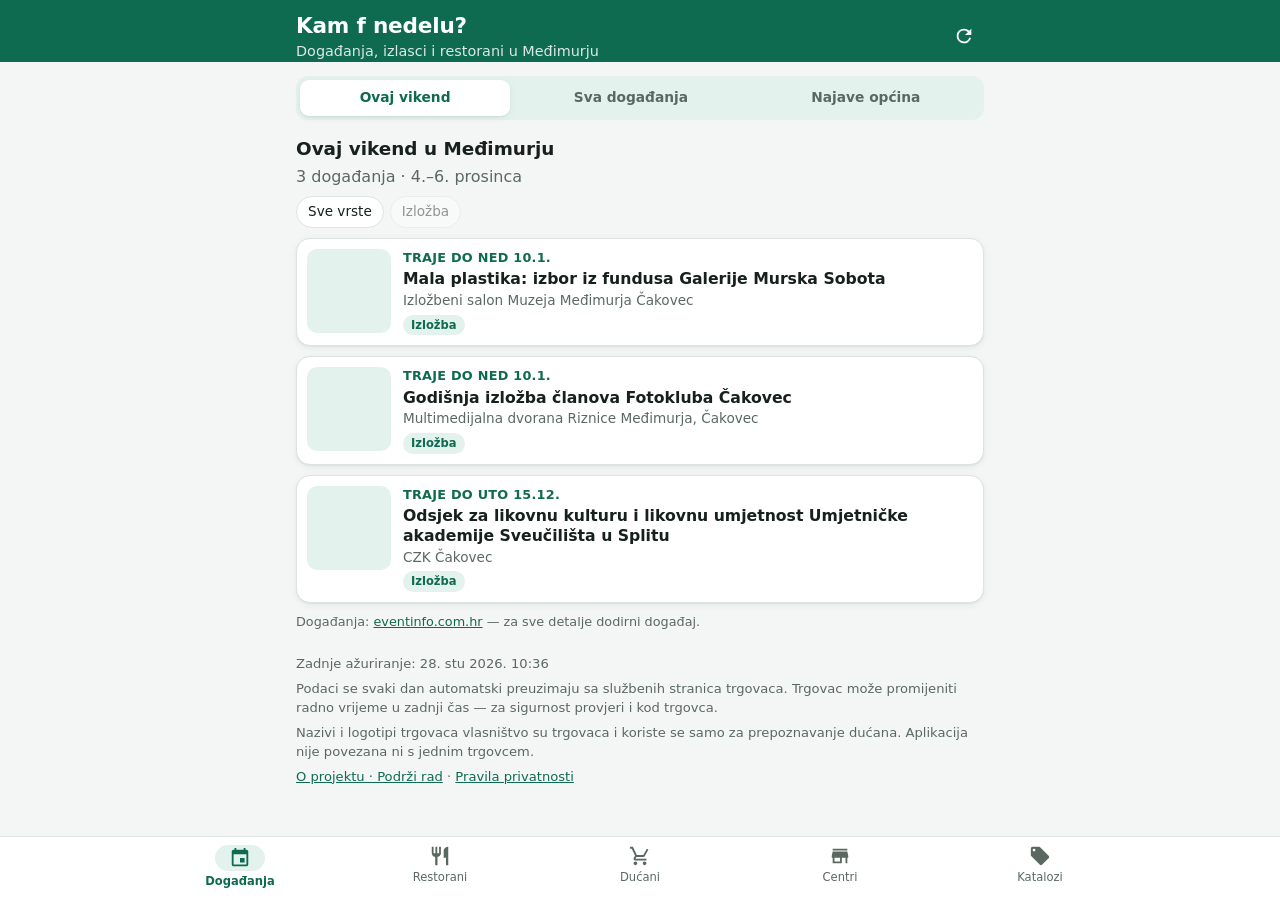
<file: docs/index.html>
<!doctype html>
<html lang="hr">
<head>
<meta charset="utf-8">
<meta name="viewport" content="width=device-width, initial-scale=1, viewport-fit=cover">
<title>Kam f nedelu?</title>
<meta name="description" content="Koji dućani i centri u Međimurju rade nedjeljom i što se događa — Trgovina Krk, NTL, Konzum, Lidl, Spar, Plodine, Stop Shop, Galerija Sjever…">
<meta name="theme-color" content="#0f6b4f">
<link rel="manifest" href="manifest.webmanifest">
<link rel="icon" href="ikone/ikona-192.png">
<link rel="apple-touch-icon" href="ikone/ikona-192.png">
<link rel="stylesheet" href="stil.css">
</head>
<body>
<header class="zaglavlje">
  <div class="zaglavlje__red">
    <div>
      <h1>Kam f nedelu?</h1>
      <p class="podnaslov">Događanja, izlasci i restorani u Međimurju</p>
    </div>
    <button id="osvjezi" class="ikonski" aria-label="Osvježi podatke" title="Osvježi">
      <svg viewBox="0 0 24 24" width="22" height="22" aria-hidden="true"><path fill="currentColor" d="M17.65 6.35A7.95 7.95 0 0 0 12 4a8 8 0 1 0 7.73 10h-2.08A6 6 0 1 1 12 6c1.66 0 3.14.69 4.22 1.78L13 11h7V4l-2.35 2.35z"/></svg>
    </button>
  </div>
  <nav id="nedjelje" class="nedjelje" aria-label="Odabir nedjelje"></nav>
</header>

<main>
  <div class="azuriranje" id="azuriranje" hidden>
    <span id="azuriranjeTekst">Dostupna je nova verzija aplikacije.</span>
    <a id="azuriranjeLink" target="_blank" rel="noopener">Preuzmi</a>
  </div>

  <div class="kartice" role="tablist" aria-label="Prikaz">
    <button role="tab" data-prikaz="sve">Sve</button>
    <button role="tab" data-prikaz="moji">★ Moji dućani <span class="broj" id="brojMoji"></span></button>
    <button role="tab" data-prikaz="mjesta">Moja mjesta <span class="broj" id="brojMjesta"></span></button>
  </div>

  <div class="obavijest-subota" id="obavijestSubota" hidden>
    <label class="prekidac">
      <input type="checkbox" id="obavijestPrekidac">
      <span>🔔 Obavijest subotom navečer</span>
    </label>
    <button type="button" class="gumb-tekst" id="probnaObavijest" hidden>Probaj</button>
    <p id="obavijestOpis"></p>
  </div>

  <section id="sazetak" class="sazetak" aria-live="polite"></section>

  <section class="filteri" aria-label="Filteri">
    <label class="polje polje--siroko" id="poljeMjesto">
      <span>Mjesto</span>
      <span class="unos">
        <input type="text" id="mjesto" placeholder="Upiši naselje (npr. Prelog)" autocomplete="off" autocorrect="off" spellcheck="false" enterkeyhint="search">
        <button type="button" id="ocistiMjesto" class="unos__ocisti" aria-label="Obriši mjesto" hidden>×</button>
      </span>
    </label>
    <div id="prijedlozi" class="prijedlozi" hidden></div>
    <div class="moja-mjesta" id="mojaMjesta" hidden>
      <span id="mojaMjestaPopis"></span>
      <button class="gumb-tekst" id="urediMjesta">Uredi</button>
    </div>
    <div id="lanci" class="cipovi" role="group" aria-label="Lanci"></div>
    <label class="prekidac">
      <input type="checkbox" id="samoOtvoreni" checked>
      <span>Samo otvoreni</span>
    </label>
    <button type="button" id="blizuMene" class="cip cip--blizu" aria-pressed="false">
      <svg viewBox="0 0 24 24" width="16" height="16" aria-hidden="true"><path fill="currentColor" d="M12 8a4 4 0 1 0 0 8 4 4 0 0 0 0-8zm8.94 3A8.99 8.99 0 0 0 13 3.06V1h-2v2.06A8.99 8.99 0 0 0 3.06 11H1v2h2.06A8.99 8.99 0 0 0 11 20.94V23h2v-2.06A8.99 8.99 0 0 0 20.94 13H23v-2h-2.06zM12 19a7 7 0 1 1 0-14 7 7 0 0 1 0 14z"/></svg>
      Blizu mene
    </button>
  </section>

  <section id="popis" class="popis"></section>

  <section id="pogledCentri" class="pogled" hidden></section>
  <section id="pogledDogadaji" class="pogled" hidden>
    <div class="kartice" role="tablist" aria-label="Razdoblje">
      <button role="tab" data-razdoblje="vikend">Ovaj vikend</button>
      <button role="tab" data-razdoblje="sve">Sva događanja</button>
      <button role="tab" data-razdoblje="najave">Najave općina</button>
    </div>
    <div id="dogadajiSazetak" class="sazetak"></div>
    <div id="dogadajiKategorije" class="cipovi"></div>
    <div id="dogadajiPopis"></div>
    <p class="izvor-dogadanja">Događanja: <a href="https://eventinfo.com.hr/" target="_blank" rel="noopener">eventinfo.com.hr</a> — za sve detalje dodirni događaj.</p>
  </section>

  <section id="pogledRestorani" class="pogled" hidden>
    <div class="kartice" role="tablist" aria-label="Što tražiš">
      <button role="tab" data-rnacin="nedjelja">Restorani</button>
      <button role="tab" data-rnacin="gablec">Gableci</button>
    </div>
    <div id="restoraniSazetak" class="sazetak"></div>
    <section class="filteri">
      <label class="polje polje--siroko">
        <span class="unos">
          <input type="text" id="traziRestoran" placeholder="Traži restoran ili mjesto…" autocomplete="off" autocorrect="off" spellcheck="false" enterkeyhint="search">
          <button type="button" id="ocistiRestoran" class="unos__ocisti" aria-label="Obriši pretragu" hidden>×</button>
        </span>
      </label>
      <label class="prekidac">
        <input type="checkbox" id="samoNedjeljom" checked>
        <span>Samo koji rade</span>
      </label>
      <button type="button" id="restoraniBlizu" class="cip cip--blizu" aria-pressed="false">
        <svg viewBox="0 0 24 24" width="16" height="16" aria-hidden="true"><path fill="currentColor" d="M12 8a4 4 0 1 0 0 8 4 4 0 0 0 0-8zm8.94 3A8.99 8.99 0 0 0 13 3.06V1h-2v2.06A8.99 8.99 0 0 0 3.06 11H1v2h2.06A8.99 8.99 0 0 0 11 20.94V23h2v-2.06A8.99 8.99 0 0 0 20.94 13H23v-2h-2.06zM12 19a7 7 0 1 1 0-14 7 7 0 0 1 0 14z"/></svg>
        Blizu mene
      </button>
    </section>
    <div id="restoraniPopis"></div>
    <p class="izvor-dogadanja">Podaci o restoranima: © <a href="https://www.openstreetmap.org/copyright" target="_blank" rel="noopener">OpenStreetMap</a> suradnici. Fali restoran ili je krivo vrijeme? Svatko ga može dodati ili ispraviti na openstreetmap.org.</p>
  </section>

  <section id="pogledKatalozi" class="pogled" hidden>
    <div class="sazetak">
      <h2>Katalozi i akcije</h2>
      <p>Aktualni letci i akcije trgovaca — otvaraju se na njihovim službenim stranicama.</p>
    </div>
    <div id="katalozi" class="katalozi"></div>
  </section>
</main>

<nav class="kategorije" aria-label="Kategorije">
  <button data-kategorija="dogadaji" aria-current="page">
    <svg viewBox="0 0 24 24" width="22" height="22" aria-hidden="true"><path fill="currentColor" d="M17 12h-5v5h5v-5zM16 1v2H8V1H6v2H5c-1.11 0-2 .9-2 2v14c0 1.1.89 2 2 2h14c1.1 0 2-.9 2-2V5c0-1.1-.9-2-2-2h-1V1h-2zm3 18H5V8h14v11z"/></svg>
    <span>Događanja</span>
  </button>
  <button data-kategorija="restorani">
    <svg viewBox="0 0 24 24" width="22" height="22" aria-hidden="true"><path fill="currentColor" d="M11 9H9V2H7v7H5V2H3v7c0 2.12 1.66 3.84 3.75 3.97V22h2.5v-9.03C11.34 12.84 13 11.12 13 9V2h-2v7zm5-3v8h2.5v8H21V2c-2.76 0-5 2.24-5 4z"/></svg>
    <span>Restorani</span>
  </button>
  <button data-kategorija="ducani">
    <svg viewBox="0 0 24 24" width="22" height="22" aria-hidden="true"><path fill="currentColor" d="M7 18c-1.1 0-2 .9-2 2s.9 2 2 2 2-.9 2-2-.9-2-2-2zm10 0c-1.1 0-2 .9-2 2s.9 2 2 2 2-.9 2-2-.9-2-2-2zM7.2 14.6 7.2 14.5 8.1 13h7.5c.8 0 1.4-.4 1.7-1l3.9-7-1.7-1-3.9 7H8.5L4.3 2H1v2h2l3.6 7.6-1.4 2.4C5.1 14.3 5 14.7 5 15c0 1.1.9 2 2 2h12v-2H7.4c-.1 0-.2-.1-.2-.4z"/></svg>
    <span>Dućani</span>
  </button>
  <button data-kategorija="centri">
    <svg viewBox="0 0 24 24" width="22" height="22" aria-hidden="true"><path fill="currentColor" d="M20 4H4v2h16V4zm1 10v-2l-1-5H4l-1 5v2h1v6h10v-6h4v6h2v-6h1zm-9 4H6v-4h6v4z"/></svg>
    <span>Centri</span>
  </button>
  <button data-kategorija="katalozi">
    <svg viewBox="0 0 24 24" width="22" height="22" aria-hidden="true"><path fill="currentColor" d="M21.4 11.6 12.4 2.6C12 2.2 11.5 2 11 2H4c-1.1 0-2 .9-2 2v7c0 .6.2 1.1.6 1.4l9 9c.4.4.9.6 1.4.6s1-.2 1.4-.6l7-7c.4-.4.6-.9.6-1.4s-.2-1-.6-1.4zM5.5 7C4.7 7 4 6.3 4 5.5S4.7 4 5.5 4 7 4.7 7 5.5 6.3 7 5.5 7z"/></svg>
    <span>Katalozi</span>
  </button>
</nav>

<footer class="podnozje">
  <p id="azurirano"></p>
  <p>Podaci se svaki dan automatski preuzimaju sa službenih stranica trgovaca. Trgovac može promijeniti radno vrijeme u zadnji čas — za sigurnost provjeri i kod trgovca.</p>
  <p>Nazivi i logotipi trgovaca vlasništvo su trgovaca i koriste se samo za prepoznavanje dućana. Aplikacija nije povezana ni s jednim trgovcem.</p>
  <p><a href="https://dinowuk.github.io/radne-nedjelje-medjimurje/podrzi.html">O projektu · Podrži rad</a> · <a href="privatnost.html">Pravila privatnosti</a></p>
  <p id="verzijaAplikacije"></p>
</footer>

<dialog id="dijalogMjesta" aria-labelledby="naslovMjesta">
  <form method="dialog" class="dijalog">
    <h2 id="naslovMjesta">Moja mjesta</h2>
    <p class="dijalog__opis">Označi mjesta u kojima kupuješ.</p>
    <input type="search" id="traziMjesto" placeholder="Traži mjesto…" autocomplete="off">
    <div id="popisMjesta" class="popis-mjesta"></div>
    <div class="dijalog__gumbi">
      <button value="ocisti" class="gumb-tekst" id="ocistiMjesta">Očisti sve</button>
      <button value="gotovo" class="gumb-glavni">Gotovo</button>
    </div>
  </form>
</dialog>

<div id="poruka" class="poruka" role="status" aria-live="polite"></div>

<template id="t-trgovina">
  <article class="trgovina">
    <div class="trgovina__lanac"></div>
    <div class="trgovina__tijelo">
      <h3 class="trgovina__naziv"></h3>
      <p class="trgovina__adresa"></p>
    </div>
    <div class="trgovina__desno">
      <span class="trgovina__vrijeme"></span>
      <div class="trgovina__gumbi">
        <button class="ikonski zvjezdica" aria-label="Dodaj u moje dućane">
          <svg viewBox="0 0 24 24" width="20" height="20" aria-hidden="true"><path fill="currentColor" d="M12 17.27 18.18 21l-1.64-7.03L22 9.24l-7.19-.61L12 2 9.19 8.63 2 9.24l5.46 4.73L5.82 21z"/></svg>
        </button>
        <a class="ikonski karta" target="_blank" rel="noopener" aria-label="Otvori na karti">
          <svg viewBox="0 0 24 24" width="20" height="20" aria-hidden="true"><path fill="currentColor" d="M12 2a7 7 0 0 0-7 7c0 5.25 7 13 7 13s7-7.75 7-13a7 7 0 0 0-7-7zm0 9.5A2.5 2.5 0 1 1 12 6.5a2.5 2.5 0 0 1 0 5z"/></svg>
        </a>
      </div>
    </div>
    <div class="trgovina__detalji" hidden></div>
  </article>
</template>

<script src="app.js"></script>
</body>
</html>
</file>
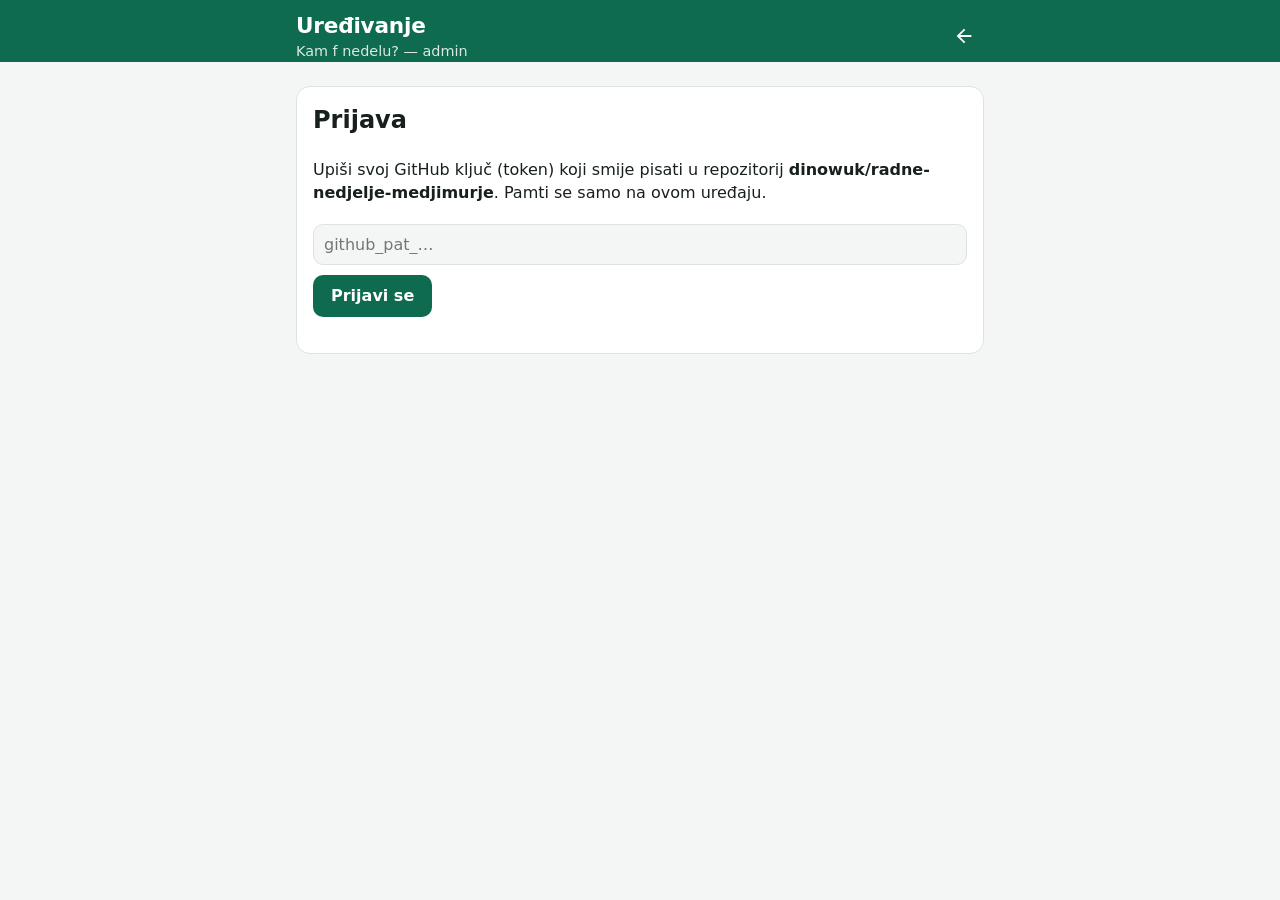
<file: docs/admin.html>
<!doctype html>
<html lang="hr">
<head>
<meta charset="utf-8">
<meta name="viewport" content="width=device-width, initial-scale=1">
<meta name="robots" content="noindex">
<title>Kam f nedelu? — uređivanje</title>
<link rel="stylesheet" href="stil.css">
<link rel="stylesheet" href="admin.css">
</head>
<body class="admin">
<header class="zaglavlje">
  <div class="zaglavlje__red">
    <div>
      <h1>Uređivanje</h1>
      <p class="podnaslov">Kam f nedelu? — admin</p>
    </div>
    <a class="ikonski" href="index.html" aria-label="Natrag u aplikaciju" title="Natrag">
      <svg viewBox="0 0 24 24" width="22" height="22" aria-hidden="true"><path fill="currentColor" d="M20 11H7.8l5.6-5.6L12 4l-8 8 8 8 1.4-1.4L7.8 13H20v-2z"/></svg>
    </a>
  </div>
</header>

<main>
  <!-- Prijava -->
  <section id="prijava" class="kartica-admin" hidden>
    <h2>Prijava</h2>
    <p>Upiši svoj GitHub ključ (token) koji smije pisati u repozitorij <b>dinowuk/radne-nedjelje-medjimurje</b>. Pamti se samo na ovom uređaju.</p>
    <input type="password" id="token" placeholder="github_pat_…" autocomplete="off">
    <button class="gumb-glavni" id="prijaviSe">Prijavi se</button>
    <p class="greska" id="greskaPrijave"></p>
  </section>

  <section id="radno" hidden>
    <div class="kartice" role="tablist">
      <button role="tab" data-tab="restorani" aria-selected="true">Restorani</button>
      <button role="tab" data-tab="dogadaji">Događanja</button>
    </div>

    <!-- Restorani -->
    <div id="tabRestorani">
      <div class="admin-traka">
        <input type="text" id="traziR" placeholder="Traži restoran ili mjesto…">
        <button class="gumb-tekst" id="noviRestoran">+ Novi restoran</button>
      </div>
      <div id="popisR"></div>
    </div>

    <!-- Događanja -->
    <div id="tabDogadaji" hidden>
      <div class="admin-traka">
        <input type="text" id="traziD" placeholder="Traži događanje…">
        <button class="gumb-tekst" id="noviDogadaj">+ Novo događanje</button>
      </div>
      <div id="popisD"></div>
    </div>

    <p class="admin-napomena">Promjene su vidljive u aplikaciji za nekoliko minuta (GitHub osvježava podatke). <button class="gumb-tekst" id="odjava">Odjava</button></p>
  </section>
</main>

<!-- Uređivanje restorana -->
<dialog id="dlgR">
  <form method="dialog" class="dijalog admin-forma">
    <h2 id="dlgRNaslov">Restoran</h2>
    <label>Naziv <input id="rNaziv"></label>
    <div class="dva"><label>Mjesto <input id="rMjesto"></label><label>Adresa <input id="rAdresa"></label></div>
    <div class="dva"><label>Telefon <input id="rTel"></label><label>Web <input id="rWeb"></label></div>
    <label>Fotka</label>
    <div class="foto-polje">
      <img id="rFotoPrikaz" alt="">
      <div>
        <input type="file" id="rFotoDatoteka" accept="image/*">
        <input id="rFoto" placeholder="ili zalijepi link na fotku (https://…)">
        <button type="button" class="gumb-tekst" id="rFotoMakni">Makni fotku</button>
      </div>
    </div>
    <label>Opis <textarea id="rOpis" rows="3" maxlength="400"></textarea></label>
    <label>Preporučena jela (svako u svoj red) <textarea id="rJela" rows="3"></textarea></label>
    <label>Nedjeljni ručak / ponuda <textarea id="rRucak" rows="2" maxlength="300" placeholder="npr. Nedjeljni ručak 15 € — juha, pečenka, mlinci, salata"></textarea></label>
    <label>Nedjelja radno vrijeme <input id="rNedjelja" placeholder="npr. 11:00-22:00, ili 'ne radi', prazno = iz karte"></label>
    <fieldset class="gablec-polje">
      <label class="prekidac"><input type="checkbox" id="rGablec"><span><b>Nudi gablec</b></span></label>
      <div class="dva"><label>Cijena <input id="rGablecCijena" placeholder="npr. 9 €"></label><label>Vrijeme <input id="rGablecVrijeme" placeholder="npr. pon–pet 10–14 h"></label></div>
      <label>Fotka tjednog jelovnika (screenshot s Facebooka ili fotka)</label>
      <div class="foto-polje">
        <img id="rGablecSlikaPrikaz" alt="">
        <div>
          <input type="file" id="rGablecSlikaDatoteka" accept="image/*">
          <button type="button" class="gumb-tekst" id="rGablecSlikaMakni">Makni jelovnik</button>
        </div>
      </div>
      <label>…ili jelovnik tekstom (npr. "PON: grah s kobasicom, UTO: …") <textarea id="rGablecMeni" rows="4"></textarea></label>
    </fieldset>
    <div class="kvacice">
      <label class="prekidac"><input type="checkbox" id="rIstaknut"><span>Istaknut (na vrhu popisa)</span></label>
      <label class="prekidac"><input type="checkbox" id="rSakriven"><span>Sakrij (zatvoren / ne prikazuj)</span></label>
    </div>
    <p class="greska" id="greskaR"></p>
    <div class="dijalog__gumbi">
      <button value="odustani" class="gumb-tekst">Odustani</button>
      <button value="spremi" class="gumb-glavni" id="spremiR">Spremi</button>
    </div>
  </form>
</dialog>

<!-- Uređivanje događanja -->
<dialog id="dlgD">
  <form method="dialog" class="dijalog admin-forma">
    <h2>Događanje</h2>
    <label>Naslov <input id="dNaslov"></label>
    <div class="dva"><label>Od <input type="date" id="dOd"></label><label>Do <input type="date" id="dDo"></label></div>
    <div class="dva"><label>Vrijeme <input type="time" id="dVrijeme"></label><label>Vrsta
      <select id="dKategorija"><option>koncert</option><option>zabava</option><option>manifestacija</option><option>sajam</option><option>kazalište</option><option>izložba</option><option>film</option><option>sport</option><option>gastro</option><option>za djecu</option><option>ostalo</option></select></label></div>
    <div class="dva"><label>Mjesto održavanja <input id="dMjesto" placeholder="npr. Dvorac Čakovec"></label><label>Grad/naselje <input id="dGrad"></label></div>
    <label>Cijena <input id="dCijena" placeholder="npr. Besplatno, 10 €"></label>
    <label>Link za više <input id="dLink" placeholder="https://…"></label>
    <label>Fotka</label>
    <div class="foto-polje">
      <img id="dFotoPrikaz" alt="">
      <div><input type="file" id="dFotoDatoteka" accept="image/*"><input id="dFoto" placeholder="ili link na fotku"></div>
    </div>
    <label>Opis <textarea id="dOpis" rows="3" maxlength="400"></textarea></label>
    <p class="greska" id="greskaD"></p>
    <div class="dijalog__gumbi">
      <button value="obrisi" class="gumb-tekst" id="obrisiD">Obriši</button>
      <button value="odustani" class="gumb-tekst">Odustani</button>
      <button value="spremi" class="gumb-glavni">Spremi</button>
    </div>
  </form>
</dialog>

<div id="poruka" class="poruka" role="status" aria-live="polite"></div>
<script src="admin.js"></script>
</body>
</html>
</file>
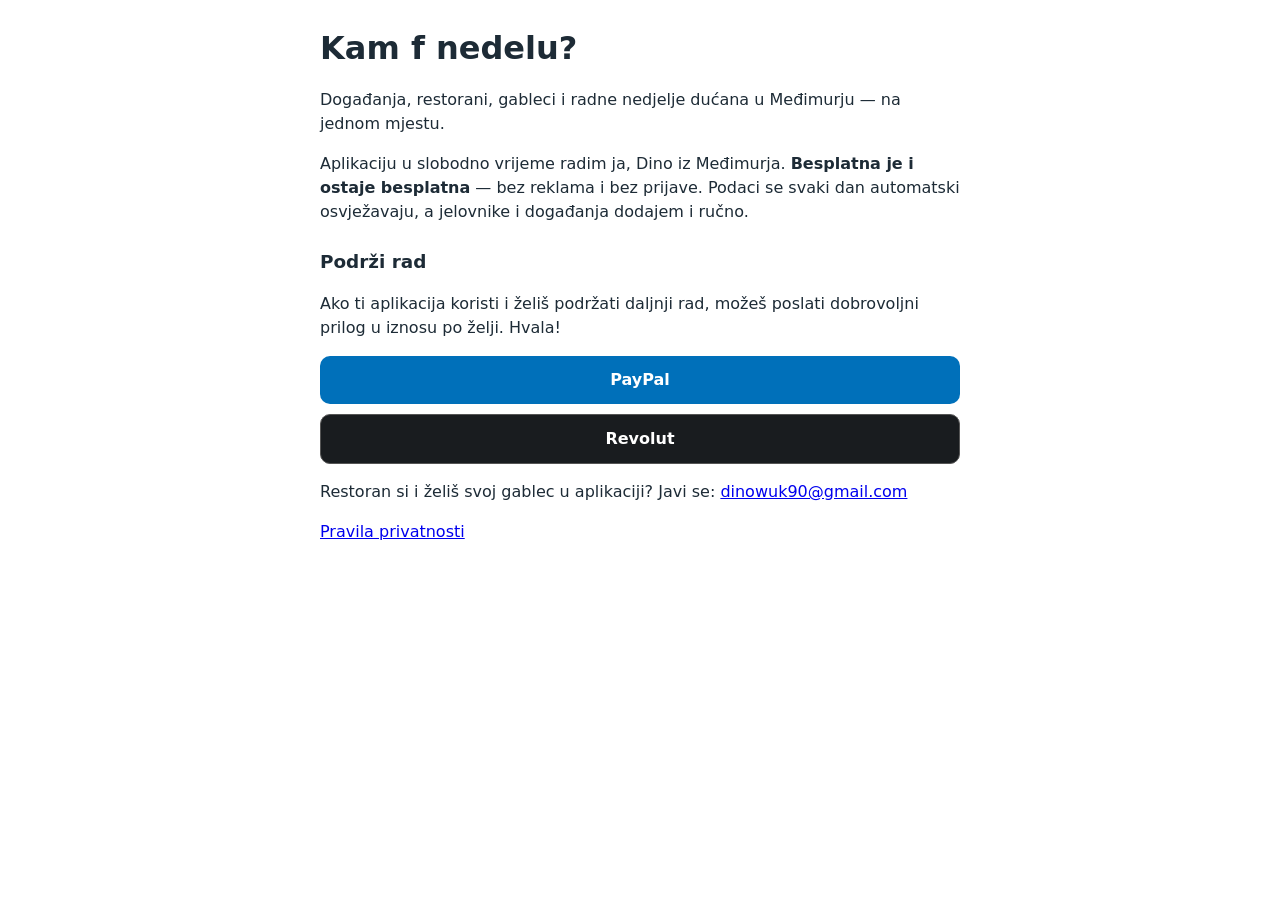
<file: docs/podrzi.html>
<!doctype html>
<html lang="hr">
<head>
  <meta charset="utf-8">
  <meta name="viewport" content="width=device-width, initial-scale=1">
  <title>O projektu – Kam f nedelu?</title>
  <style>
    body { font-family: system-ui, sans-serif; max-width: 640px; margin: 0 auto; padding: 16px; line-height: 1.5; color: #1d2b36; background: #fff; }
    h1 { margin: 8px 0 4px; } h2 { margin-top: 24px; font-size: 1.15rem; }
    .podrska { display: grid; gap: 10px; margin: 16px 0; }
    .podrska a { display: block; text-align: center; text-decoration: none; padding: 12px; border-radius: 10px; font-weight: 600; }
    .podrska .paypal { background: #0070ba; color: #fff; }
    .podrska .revolut { background: #191c1f; color: #fff; border: 1px solid #555; }
    @media (prefers-color-scheme: dark) { body { background: #121a20; color: #e6edf2; } a { color: #8cc8ff; } }
  </style>
</head>
<body>
  <h1>Kam f nedelu?</h1>
  <p>Događanja, restorani, gableci i radne nedjelje dućana u Međimurju — na jednom mjestu.</p>
  <p>Aplikaciju u slobodno vrijeme radim ja, Dino iz Međimurja. <b>Besplatna je i ostaje besplatna</b> —
    bez reklama i bez prijave. Podaci se svaki dan automatski osvježavaju, a jelovnike i događanja dodajem i ručno.</p>

  <h2>Podrži rad</h2>
  <p>Ako ti aplikacija koristi i želiš podržati daljnji rad, možeš poslati dobrovoljni prilog u iznosu po želji.
    Hvala!</p>
  <div class="podrska">
    <a class="paypal" href="https://paypal.me/dinoturk" target="_blank" rel="noopener">PayPal</a>
    <a class="revolut" href="https://revolut.me/cacasevraca" target="_blank" rel="noopener">Revolut</a>
  </div>

  <p>Restoran si i želiš svoj gablec u aplikaciji? Javi se: <a href="mailto:dinowuk90@gmail.com">dinowuk90@gmail.com</a></p>
  <p><a href="privatnost.html">Pravila privatnosti</a></p>
</body>
</html>
</file>
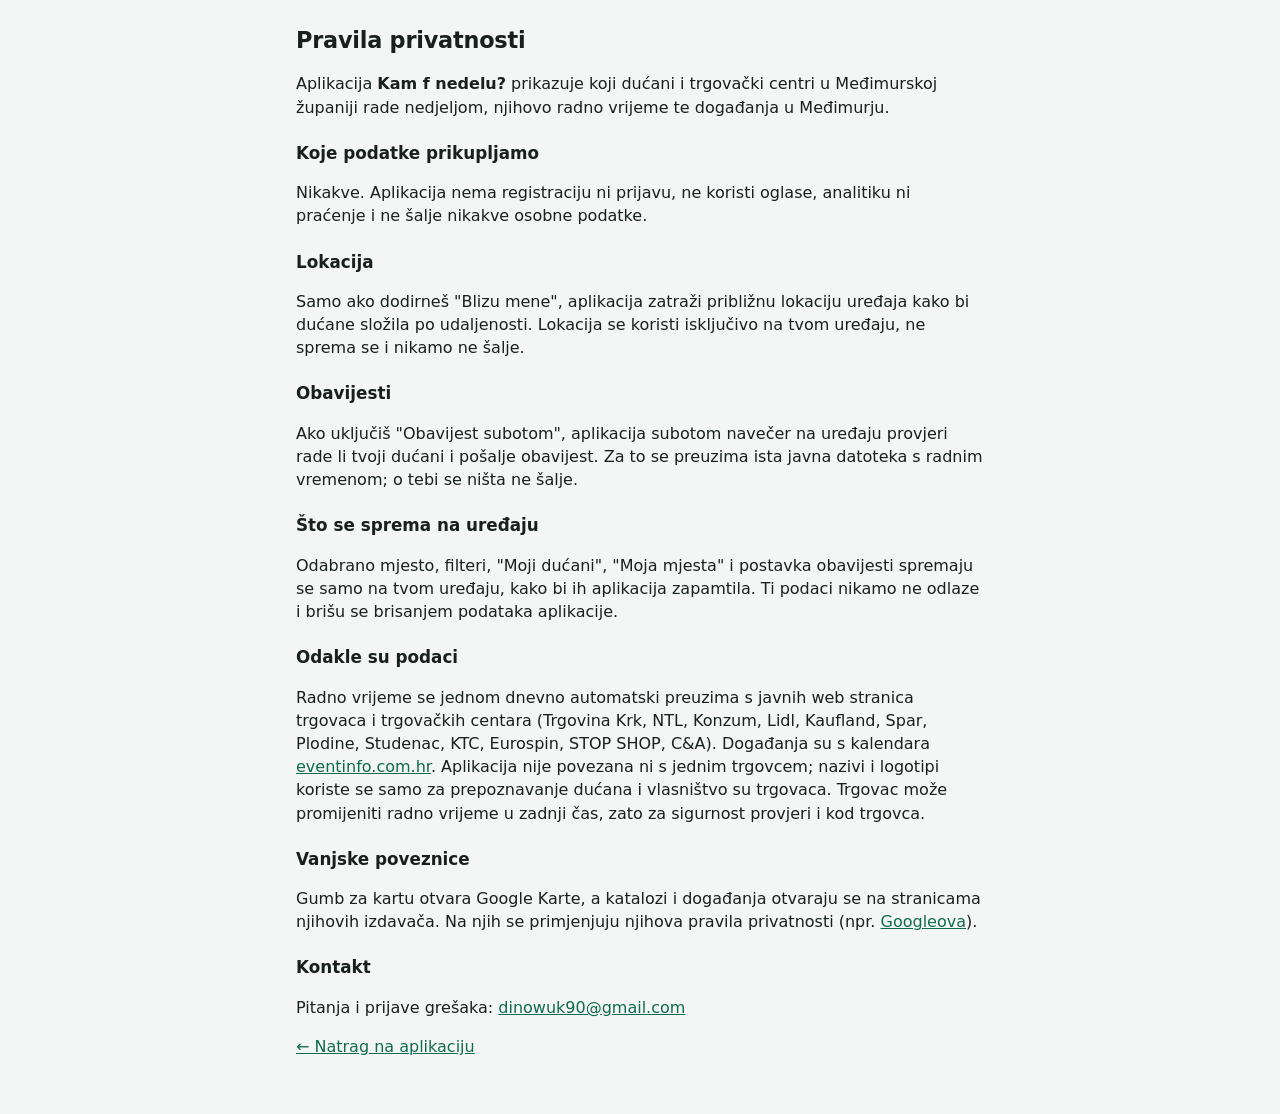
<file: docs/privatnost.html>
<!doctype html>
<html lang="hr">
<head>
<meta charset="utf-8">
<meta name="viewport" content="width=device-width, initial-scale=1">
<title>Pravila privatnosti — Kam f nedelu?</title>
<link rel="stylesheet" href="stil.css">
<style>
  main { padding: 24px 16px 40px; }
  h1 { font-size: 1.4rem; }
  h2 { font-size: 1.05rem; margin-top: 22px; }
  p, li { color: var(--tekst); }
  a { color: var(--glavna); }
  body { padding-bottom: 0; }
</style>
</head>
<body>
<main>
  <h1>Pravila privatnosti</h1>
  <p>Aplikacija <b>Kam f nedelu?</b> prikazuje koji dućani i trgovački centri u Međimurskoj županiji rade nedjeljom, njihovo radno vrijeme te događanja u Međimurju.</p>

  <h2>Koje podatke prikupljamo</h2>
  <p>Nikakve. Aplikacija nema registraciju ni prijavu, ne koristi oglase, analitiku ni praćenje i ne šalje nikakve osobne podatke.</p>

  <h2>Lokacija</h2>
  <p>Samo ako dodirneš "Blizu mene", aplikacija zatraži približnu lokaciju uređaja kako bi dućane složila po udaljenosti. Lokacija se koristi isključivo na tvom uređaju, ne sprema se i nikamo ne šalje.</p>

  <h2>Obavijesti</h2>
  <p>Ako uključiš "Obavijest subotom", aplikacija subotom navečer na uređaju provjeri rade li tvoji dućani i pošalje obavijest. Za to se preuzima ista javna datoteka s radnim vremenom; o tebi se ništa ne šalje.</p>

  <h2>Što se sprema na uređaju</h2>
  <p>Odabrano mjesto, filteri, "Moji dućani", "Moja mjesta" i postavka obavijesti spremaju se samo na tvom uređaju, kako bi ih aplikacija zapamtila. Ti podaci nikamo ne odlaze i brišu se brisanjem podataka aplikacije.</p>

  <h2>Odakle su podaci</h2>
  <p>Radno vrijeme se jednom dnevno automatski preuzima s javnih web stranica trgovaca i trgovačkih centara (Trgovina Krk, NTL, Konzum, Lidl, Kaufland, Spar, Plodine, Studenac, KTC, Eurospin, STOP SHOP, C&amp;A). Događanja su s kalendara <a href="https://eventinfo.com.hr/" rel="noopener">eventinfo.com.hr</a>. Aplikacija nije povezana ni s jednim trgovcem; nazivi i logotipi koriste se samo za prepoznavanje dućana i vlasništvo su trgovaca. Trgovac može promijeniti radno vrijeme u zadnji čas, zato za sigurnost provjeri i kod trgovca.</p>

  <h2>Vanjske poveznice</h2>
  <p>Gumb za kartu otvara Google Karte, a katalozi i događanja otvaraju se na stranicama njihovih izdavača. Na njih se primjenjuju njihova pravila privatnosti (npr. <a href="https://policies.google.com/privacy" rel="noopener">Googleova</a>).</p>

  <h2>Kontakt</h2>
  <p>Pitanja i prijave grešaka: <a href="mailto:dinowuk90@gmail.com">dinowuk90@gmail.com</a></p>

  <p><a href="index.html">← Natrag na aplikaciju</a></p>
</main>
</body>
</html>
</file>
<file: docs/stil.css>
:root {
  --pozadina: #f4f6f5;
  --povrsina: #ffffff;
  --tekst: #17201c;
  --tekst-2: #5b6862;
  --rub: #dde3e0;
  --glavna: #0f6b4f;
  --glavna-svijetla: #e3f2ec;
  --otvoreno: #127a46;
  --otvoreno-poz: #e2f5ea;
  --zatvoreno: #8a948f;
  --upozorenje: #8a5a00;
  --upozorenje-poz: #fff3d6;
  --zvjezdica: #e0a100;
  --sjena: 0 1px 2px rgba(0,0,0,.06), 0 2px 8px rgba(0,0,0,.05);
  color-scheme: light;
}
@media (prefers-color-scheme: dark) {
  :root:not([data-theme="light"]) {
    --pozadina: #0f1412;
    --povrsina: #18201c;
    --tekst: #e6ece9;
    --tekst-2: #9aa8a1;
    --rub: #2a3530;
    --glavna: #4fc39a;
    --glavna-svijetla: #1b3229;
    --otvoreno: #5fd69a;
    --otvoreno-poz: #173326;
    --zatvoreno: #6f7b75;
    --upozorenje: #f0c065;
    --upozorenje-poz: #352a12;
    --sjena: none;
    color-scheme: dark;
  }
}

* { box-sizing: border-box; }
[hidden] { display: none !important; }

.azuriranje {
  display: flex; align-items: center; gap: 10px; margin: 12px 0 0; padding: 10px 12px;
  border-radius: 12px; background: var(--upozorenje-poz); color: var(--upozorenje); font-size: .92rem;
}
.azuriranje span { flex: 1; }
.azuriranje a { color: inherit; font-weight: 700; white-space: nowrap; }
html { -webkit-text-size-adjust: 100%; }
body {
  margin: 0;
  background: var(--pozadina);
  color: var(--tekst);
  font: 16px/1.45 system-ui, -apple-system, "Segoe UI", Roboto, sans-serif;
  padding-bottom: env(safe-area-inset-bottom);
}
main, .zaglavlje__red, .nedjelje, .podnozje { max-width: 720px; margin: 0 auto; }

.zaglavlje {
  position: sticky; top: 0; z-index: 5;
  background: var(--glavna);
  color: #fff;
  padding: calc(10px + env(safe-area-inset-top)) 0 0;
}
@media (prefers-color-scheme: dark) { :root:not([data-theme="light"]) .zaglavlje { background: #13392d; } }
/* U Android aplikaciji razmak za statusnu traku već dodaje sama aplikacija. */
.u-aplikaciji .zaglavlje { padding-top: 10px; }
.u-aplikaciji body { padding-bottom: 0; }
.zaglavlje__red { display: flex; align-items: center; justify-content: space-between; padding: 0 16px; }
h1 { font-size: 1.35rem; margin: 0; letter-spacing: -.01em; }
.podnaslov { margin: 0; opacity: .85; font-size: .9rem; }

.ikonski {
  display: inline-flex; align-items: center; justify-content: center;
  width: 40px; height: 40px; border-radius: 50%;
  border: 0; background: transparent; color: inherit; cursor: pointer;
}
.ikonski:hover { background: rgba(127,127,127,.15); }
.ikonski:focus-visible, button:focus-visible, select:focus-visible, a:focus-visible { outline: 2px solid var(--glavna); outline-offset: 2px; }
.zaglavlje .ikonski:focus-visible { outline-color: #fff; }
#osvjezi.vrti svg { animation: vrti 1s linear infinite; }
@keyframes vrti { to { transform: rotate(360deg); } }

.nedjelje {
  display: flex; gap: 8px; overflow-x: auto; padding: 12px 16px 14px;
  scrollbar-width: none;
}
.nedjelje::-webkit-scrollbar { display: none; }
.nedjelja {
  flex: 0 0 auto; min-width: 74px;
  border: 1px solid rgba(255,255,255,.35); border-radius: 12px;
  background: transparent; color: #fff; padding: 6px 10px; cursor: pointer;
  font: inherit; text-align: center; line-height: 1.2;
}
.nedjelja small { display: block; font-size: .72rem; opacity: .85; }
.nedjelja b { font-size: 1rem; }
.nedjelja[aria-pressed="true"] { background: #fff; color: var(--glavna); border-color: #fff; }
@media (prefers-color-scheme: dark) { :root:not([data-theme="light"]) .nedjelja[aria-pressed="true"] { color: #13392d; } }
.nedjelja.prosla { opacity: .65; }

main { padding: 0 16px; }

.kartice {
  display: flex; gap: 4px; margin: 14px 0 0; padding: 4px;
  background: var(--glavna-svijetla); border-radius: 12px;
}
.kartice button {
  flex: 1 1 auto; font: inherit; font-size: .86rem; font-weight: 600; cursor: pointer;
  border: 0; border-radius: 9px; padding: 8px 6px; background: transparent; color: var(--tekst-2);
  white-space: nowrap; overflow: hidden; text-overflow: ellipsis;
}
.kartice button[aria-selected="true"] { background: var(--povrsina); color: var(--glavna); box-shadow: var(--sjena); }
.kartice .broj:empty { display: none; }
.kartice .broj { font-weight: 500; opacity: .75; }

.obavijest-subota {
  display: flex; flex-wrap: wrap; align-items: center; justify-content: space-between; gap: 4px 10px;
  margin: 12px 0 0; padding: 10px 12px; border-radius: 12px; background: var(--povrsina); border: 1px solid var(--rub);
}
.obavijest-subota p { flex-basis: 100%; margin: 0; font-size: .82rem; color: var(--tekst-2); }
.moja-mjesta { display: flex; align-items: center; gap: 10px; width: 100%; font-size: .9rem; color: var(--tekst-2); }
.moja-mjesta span { flex: 1; min-width: 0; }
.gumb-tekst { font: inherit; font-weight: 600; color: var(--glavna); background: none; border: 0; padding: 6px 8px; cursor: pointer; border-radius: 8px; }
.gumb-tekst:hover { background: var(--glavna-svijetla); }
.gumb-glavni { font: inherit; font-weight: 600; color: #fff; background: var(--glavna); border: 0; padding: 9px 18px; border-radius: 10px; cursor: pointer; }
@media (prefers-color-scheme: dark) { :root:not([data-theme="light"]) .gumb-glavni { color: #0f1412; } }
.prazno .gumb-glavni { margin-top: 12px; }

dialog {
  border: 0; border-radius: 16px; padding: 0; width: min(440px, calc(100vw - 32px));
  background: var(--povrsina); color: var(--tekst); box-shadow: 0 10px 40px rgba(0,0,0,.3);
}
dialog::backdrop { background: rgba(0,0,0,.45); }
.dijalog { display: flex; flex-direction: column; max-height: min(80vh, 640px); padding: 18px 16px 12px; }
.dijalog h2 { margin: 0; font-size: 1.15rem; }
.dijalog__opis { margin: 2px 0 10px; color: var(--tekst-2); font-size: .9rem; }
.dijalog input[type=search] {
  font: inherit; padding: 9px 12px; border-radius: 10px; border: 1px solid var(--rub);
  background: var(--pozadina); color: var(--tekst); margin-bottom: 8px;
}
.popis-mjesta { overflow-y: auto; flex: 1; margin: 0 -16px; padding: 0 16px; }
.popis-mjesta label { display: flex; align-items: center; gap: 12px; padding: 9px 2px; border-bottom: 1px solid var(--rub); cursor: pointer; }
.popis-mjesta input { width: 20px; height: 20px; accent-color: var(--glavna); }
.popis-mjesta small { margin-left: auto; color: var(--tekst-2); }
.dijalog__gumbi { display: flex; justify-content: space-between; align-items: center; padding-top: 12px; }

.poruka {
  position: fixed; left: 50%; bottom: calc(24px + env(safe-area-inset-bottom)); transform: translate(-50%, 20px);
  background: #1f2925; color: #fff; padding: 10px 16px; border-radius: 10px; font-size: .9rem;
  opacity: 0; pointer-events: none; transition: opacity .2s, transform .2s; z-index: 20; max-width: calc(100vw - 32px);
}
.poruka.vidljiva { opacity: 1; transform: translate(-50%, 0); }

.sazetak { margin: 16px 0 8px; }
.sazetak h2 { font-size: 1.15rem; margin: 0 0 2px; }
.sazetak p { margin: 0; color: var(--tekst-2); }
.obavijest {
  margin-top: 10px; padding: 10px 12px; border-radius: 10px;
  background: var(--upozorenje-poz); color: var(--upozorenje); font-size: .92rem;
}

.filteri { display: flex; flex-wrap: wrap; gap: 10px 14px; align-items: center; margin: 12px 0; }
.polje { display: flex; align-items: center; gap: 8px; font-size: .9rem; color: var(--tekst-2); }
.polje--siroko { width: 100%; }
.prijedlozi { display: flex; flex-wrap: wrap; gap: 6px; width: 100%; margin-top: -2px; }
.prijedlozi button {
  font: inherit; font-size: .9rem; cursor: pointer; padding: 6px 12px; border-radius: 999px;
  border: 1px solid var(--glavna); background: var(--glavna-svijetla); color: var(--glavna); font-weight: 600;
}
.unos { flex: 1; min-width: 0; position: relative; display: flex; }
.unos input {
  flex: 1; min-width: 0; font: inherit; color: var(--tekst); background: var(--povrsina);
  border: 1px solid var(--rub); border-radius: 10px; padding: 8px 40px 8px 12px;
}
.unos__ocisti {
  position: absolute; right: 2px; top: 50%; transform: translateY(-50%);
  width: 36px; height: 36px; border: 0; border-radius: 50%; background: none; cursor: pointer;
  font-size: 1.4rem; line-height: 1; color: var(--tekst-2);
}
.cipovi { display: flex; flex-wrap: wrap; gap: 6px; width: 100%; }
.cip {
  font: inherit; font-size: .85rem; cursor: pointer;
  border: 1px solid var(--rub); background: var(--povrsina); color: var(--tekst);
  border-radius: 999px; padding: 5px 11px; display: inline-flex; align-items: center; gap: 6px;
}
.cip i { width: 9px; height: 9px; border-radius: 50%; display: inline-block; }
.cip[aria-pressed="false"] { opacity: .45; }
.prekidac { display: inline-flex; align-items: center; gap: 8px; font-size: .9rem; cursor: pointer; }
.prekidac input { width: 18px; height: 18px; accent-color: var(--glavna); }

.grupa { margin: 18px 0 6px; font-size: .8rem; text-transform: uppercase; letter-spacing: .06em; color: var(--tekst-2); }
.popis { padding-bottom: 8px; }
.trgovina {
  display: flex; align-items: center; gap: 12px;
  background: var(--povrsina); border: 1px solid var(--rub); border-radius: 14px;
  padding: 10px 10px 10px 12px; margin: 8px 0; box-shadow: var(--sjena);
}
.trgovina__lanac {
  flex: 0 0 44px; height: 44px; border-radius: 10px;
  display: flex; align-items: center; justify-content: center;
  color: #fff; font-weight: 700; font-size: .78rem; text-align: center; line-height: 1;
}
.trgovina__lanac.s-logom { background: #fff; border: 1px solid var(--rub); padding: 4px; overflow: hidden; }
.trgovina__lanac img { width: 100%; height: 100%; object-fit: contain; display: block; }
.trgovina__tijelo { flex: 1; min-width: 0; cursor: pointer; }
.trgovina { flex-wrap: wrap; }
.trgovina__udaljenost { color: var(--glavna); font-weight: 600; white-space: nowrap; }
.trgovina__detalji { flex-basis: 100%; border-top: 1px solid var(--rub); margin-top: 4px; padding-top: 8px; font-size: .88rem; }
.trgovina__detalji table { width: 100%; border-collapse: collapse; }
.trgovina__detalji td { padding: 2px 0; }
.trgovina__detalji td:last-child { text-align: right; font-variant-numeric: tabular-nums; }
.trgovina__detalji tr.danas td { font-weight: 700; color: var(--glavna); }
.trgovina__detalji .zat { color: var(--zatvoreno); }
.trgovina__detalji h4 { margin: 10px 0 4px; font-size: .78rem; text-transform: uppercase; letter-spacing: .05em; color: var(--tekst-2); }
.trgovina__detalji p { margin: 4px 0; color: var(--tekst-2); }
.cip--blizu[aria-pressed="false"] { opacity: 1; }
.cip--blizu[aria-pressed="true"] { background: var(--glavna); color: #fff; border-color: var(--glavna); }
.trgovina__naziv { margin: 0; font-size: 1rem; }
.trgovina__adresa { margin: 1px 0 0; color: var(--tekst-2); font-size: .88rem; overflow-wrap: anywhere; }
.trgovina__desno { display: flex; flex-direction: column; align-items: flex-end; gap: 4px; }
.trgovina__vrijeme {
  font-weight: 600; font-size: .9rem; white-space: nowrap;
  padding: 3px 9px; border-radius: 999px;
}
.trgovina__vrijeme.otvoreno { background: var(--otvoreno-poz); color: var(--otvoreno); }
.trgovina__vrijeme.zatvoreno { color: var(--zatvoreno); font-weight: 500; }
.trgovina__vrijeme.nepoznato { color: var(--tekst-2); font-weight: 500; font-size: .82rem; }
.trgovina__gumbi { display: flex; gap: 2px; color: var(--tekst-2); }
.trgovina__gumbi .ikonski { width: 34px; height: 34px; }
.zvjezdica[aria-pressed="true"] { color: var(--zvjezdica); }
.trgovina.zatvorena .trgovina__lanac { filter: grayscale(.7); opacity: .6; }
.trgovina.zatvorena .trgovina__lanac.s-logom { filter: grayscale(1); opacity: .5; }

/* Donja traka s kategorijama */
body { padding-bottom: calc(68px + env(safe-area-inset-bottom)); }
.u-aplikaciji body { padding-bottom: 68px; }
.kategorije {
  position: fixed; left: 0; right: 0; bottom: 0; z-index: 10;
  display: flex; justify-content: center; background: var(--povrsina); border-top: 1px solid var(--rub);
  padding-bottom: env(safe-area-inset-bottom);
}
.u-aplikaciji .kategorije { padding-bottom: 0; }
.kategorije button {
  flex: 1; max-width: 200px; display: flex; flex-direction: column; align-items: center; gap: 2px;
  padding: 8px 4px 10px; border: 0; background: none; color: var(--tekst-2); font: inherit; font-size: .78rem; cursor: pointer;
}
.kategorije button[aria-current="page"] { color: var(--glavna); font-weight: 700; }
.kategorije button[aria-current="page"] svg { background: var(--glavna-svijetla); border-radius: 999px; padding: 2px 14px; box-sizing: content-box; }
.poruka { bottom: calc(84px + env(safe-area-inset-bottom)); }

/* Centri */
.centar { background: var(--povrsina); border: 1px solid var(--rub); border-radius: 14px; padding: 14px; margin: 12px 0; box-shadow: var(--sjena); }
.centar__glava { display: flex; align-items: flex-start; gap: 10px; }
.centar__glava div { flex: 1; min-width: 0; }
.centar h3 { margin: 0; font-size: 1.1rem; }
.centar__adresa { margin: 2px 0 0; color: var(--tekst-2); font-size: .88rem; }
.centar__opis { margin: 8px 0 6px; color: var(--tekst-2); font-size: .85rem; }
.centar ul { list-style: none; margin: 6px 0 0; padding: 0; }
.centar li { display: flex; align-items: center; gap: 8px; padding: 7px 0; border-top: 1px solid var(--rub); font-size: .92rem; }
.centar li b { font-weight: 600; }
.centar li small { color: var(--tekst-2); }
.centar li span:first-child { flex: 1; min-width: 0; }
.centar li .trgovina__vrijeme { font-size: .82rem; }

/* Događanja */
#dogadajiKategorije { margin: 4px 0 8px; }
.dogadaj {
  display: flex; gap: 12px; text-decoration: none; color: var(--tekst);
  background: var(--povrsina); border: 1px solid var(--rub); border-radius: 14px; padding: 10px; margin: 10px 0; box-shadow: var(--sjena);
}
.dogadaj img, .dogadaj__bez-slike {
  flex: 0 0 84px; width: 84px; height: 84px; border-radius: 10px; object-fit: cover; background: var(--glavna-svijetla);
}
.dogadaj__tijelo { flex: 1; min-width: 0; }
.dogadaj__kada { font-size: .8rem; font-weight: 700; color: var(--glavna); text-transform: uppercase; letter-spacing: .02em; }
.dogadaj h3 { margin: 2px 0; font-size: .98rem; line-height: 1.25; }
.dogadaj__gdje { margin: 0; font-size: .85rem; color: var(--tekst-2); }
.dogadaj__oznake { margin-top: 4px; display: flex; gap: 6px; flex-wrap: wrap; }
.dogadaj__oznake span { font-size: .72rem; padding: 2px 8px; border-radius: 999px; background: var(--glavna-svijetla); color: var(--glavna); font-weight: 600; }
.izvor-dogadanja { font-size: .8rem; color: var(--tekst-2); margin: 10px 0 0; }
.izvor-dogadanja a { color: var(--glavna); }

/* Restorani */
.restoran { background: var(--povrsina); border: 1px solid var(--rub); border-radius: 14px; padding: 12px; margin: 10px 0; box-shadow: var(--sjena); }
.restoran__glava { display: flex; gap: 10px; align-items: flex-start; cursor: pointer; }
.restoran__foto { display: block; width: calc(100% + 24px); margin: -12px -12px 10px; height: 150px; object-fit: cover; border-radius: 14px 14px 0 0; background: var(--glavna-svijetla); }
.restoran__opis { margin: 6px 0 0; font-size: .85rem; color: var(--tekst-2); }
.restoran__preporuka { display: inline-block; font-size: .7rem; font-weight: 800; letter-spacing: .03em; text-transform: uppercase; color: #8a5a00; background: #ffe9b0; padding: 2px 8px; border-radius: 999px; margin-bottom: 4px; }
.restoran__jela, .restoran__rucak { margin: 6px 0 0; font-size: .88rem; }
.restoran__jela b, .restoran__rucak b { color: var(--glavna); }
.restoran__gablec { margin-top: 8px; padding: 10px; border-radius: 10px; background: var(--glavna-svijetla); font-size: .9rem; }
.restoran__gablec strong { color: var(--glavna); }
.restoran__gablec p { margin: 4px 0 0; white-space: pre-line; }
.restoran__gablec small { color: var(--tekst-2); }
/* Tjedni jelovnik (gablec) */
.jelovnik { margin-top: 8px; padding: 10px 12px; border-radius: 10px; background: var(--glavna-svijetla); font-size: .9rem; }
.jelovnik__naslov { font-weight: 800; color: var(--glavna); margin-bottom: 4px; }
.jelovnik__grupa { margin-top: 6px; }
.jelovnik__grupa > span { font-size: .72rem; font-weight: 700; text-transform: uppercase; letter-spacing: .05em; color: var(--tekst-2); }
.jelovnik ul { list-style: none; margin: 2px 0 0; padding: 0; }
.jelovnik li { display: flex; justify-content: space-between; gap: 10px; padding: 2px 0; }
.jelovnik li b { white-space: nowrap; font-variant-numeric: tabular-nums; }
.jelovnik__info { margin: 6px 0 0; font-size: .8rem; color: var(--tekst-2); }
.jelovnik__tjedan-gumb { margin-top: 6px; padding-left: 0; }
.jelovnik__dan { border-top: 1px solid var(--rub); margin-top: 8px; padding-top: 8px; }
.jelovnik__dan.danas .jelovnik__naslov::after { content: ' · danas'; }
.restoran__glava div { flex: 1; min-width: 0; }
.restoran h3 { margin: 0; font-size: 1rem; }
.restoran__info { margin: 2px 0 0; color: var(--tekst-2); font-size: .86rem; }
.restoran__gumbi { display: flex; gap: 6px; margin-top: 8px; flex-wrap: wrap; }
.restoran__gumbi a {
  display: inline-flex; align-items: center; gap: 4px; text-decoration: none; font-size: .82rem; font-weight: 600;
  color: var(--glavna); background: var(--glavna-svijetla); padding: 5px 10px; border-radius: 999px;
}
.kategorije button { min-width: 0; font-size: .72rem; }

/* Katalozi */
.katalozi { display: grid; grid-template-columns: repeat(auto-fill, minmax(150px, 1fr)); gap: 10px; margin: 12px 0; }
.katalog {
  display: flex; align-items: center; gap: 10px; padding: 12px; border-radius: 14px; text-decoration: none; color: var(--tekst);
  background: var(--povrsina); border: 1px solid var(--rub); box-shadow: var(--sjena); font-weight: 600;
}
.katalog .trgovina__lanac { flex: 0 0 40px; height: 40px; }
.katalog small { display: block; font-weight: 400; color: var(--tekst-2); font-size: .78rem; }

.prazno { text-align: center; color: var(--tekst-2); padding: 30px 10px; }

.podnozje { padding: 16px 16px 28px; color: var(--tekst-2); font-size: .82rem; }
.podnozje p { margin: 6px 0; }
.podnozje a { color: var(--glavna); }

@media (max-width: 380px) {
  .trgovina__lanac { flex-basis: 38px; height: 38px; font-size: .7rem; }
  .trgovina__vrijeme { font-size: .82rem; padding: 2px 7px; }
}
</file>
<file: docs/admin.css>
/* Admin stranica — dopuna stil.css */
body.admin { padding-bottom: 24px; }
.admin main { padding-top: 8px; }
.kartica-admin { background: var(--povrsina); border: 1px solid var(--rub); border-radius: 14px; padding: 16px; margin: 16px 0; }
.kartica-admin h2 { margin-top: 0; }
.admin input, .admin textarea, .admin select {
  width: 100%; font: inherit; color: var(--tekst); background: var(--pozadina);
  border: 1px solid var(--rub); border-radius: 10px; padding: 8px 10px; margin-top: 4px;
}
.admin textarea { resize: vertical; }
.admin input[type=checkbox] { width: 18px; margin: 0; }
.admin input[type=file] { padding: 6px; }
.kartica-admin .gumb-glavni { margin-top: 10px; }
.greska { color: #c62828; font-size: .88rem; min-height: 1em; margin: 6px 0 0; }
.admin-traka { display: flex; gap: 8px; align-items: center; margin: 12px 0; }
.admin-traka input { margin: 0; flex: 1; }
.admin-red {
  display: flex; gap: 10px; align-items: center; padding: 10px; margin: 8px 0; cursor: pointer;
  background: var(--povrsina); border: 1px solid var(--rub); border-radius: 12px;
}
.admin-red img, .admin-red .bez { flex: 0 0 56px; width: 56px; height: 56px; border-radius: 8px; object-fit: cover; background: var(--glavna-svijetla); }
.admin-red div { flex: 1; min-width: 0; }
.admin-red b { display: block; }
.admin-red small { color: var(--tekst-2); }
.admin-red .oznaka { font-size: .72rem; font-weight: 700; padding: 2px 7px; border-radius: 999px; background: var(--glavna-svijetla); color: var(--glavna); margin-left: 4px; }
.admin-red .oznaka.siva { background: var(--rub); color: var(--tekst-2); }
.admin-red.sakriven { opacity: .5; }
.admin-forma { gap: 10px; max-height: 88vh; overflow-y: auto; }
.admin-forma label { display: block; font-size: .85rem; color: var(--tekst-2); }
.admin-forma .dva { display: grid; grid-template-columns: 1fr 1fr; gap: 8px; }
.admin-forma .kvacice { display: flex; flex-direction: column; gap: 6px; }
.admin-forma .kvacice label { display: flex; color: var(--tekst); }
.foto-polje { display: flex; gap: 10px; align-items: flex-start; }
.foto-polje img { width: 96px; height: 96px; object-fit: cover; border-radius: 10px; background: var(--glavna-svijetla); flex: 0 0 96px; }
.foto-polje img:not([src]), .foto-polje img[src=""] { visibility: hidden; }
.foto-polje > div { flex: 1; min-width: 0; display: flex; flex-direction: column; gap: 6px; }
.gablec-polje { border: 1px dashed var(--rub); border-radius: 12px; padding: 10px; margin: 0; display: flex; flex-direction: column; gap: 6px; }
.gablec-polje .prekidac { color: var(--tekst); }
.admin-napomena { font-size: .82rem; color: var(--tekst-2); margin: 16px 0; }
dialog { width: min(560px, calc(100vw - 24px)); }
</file>
